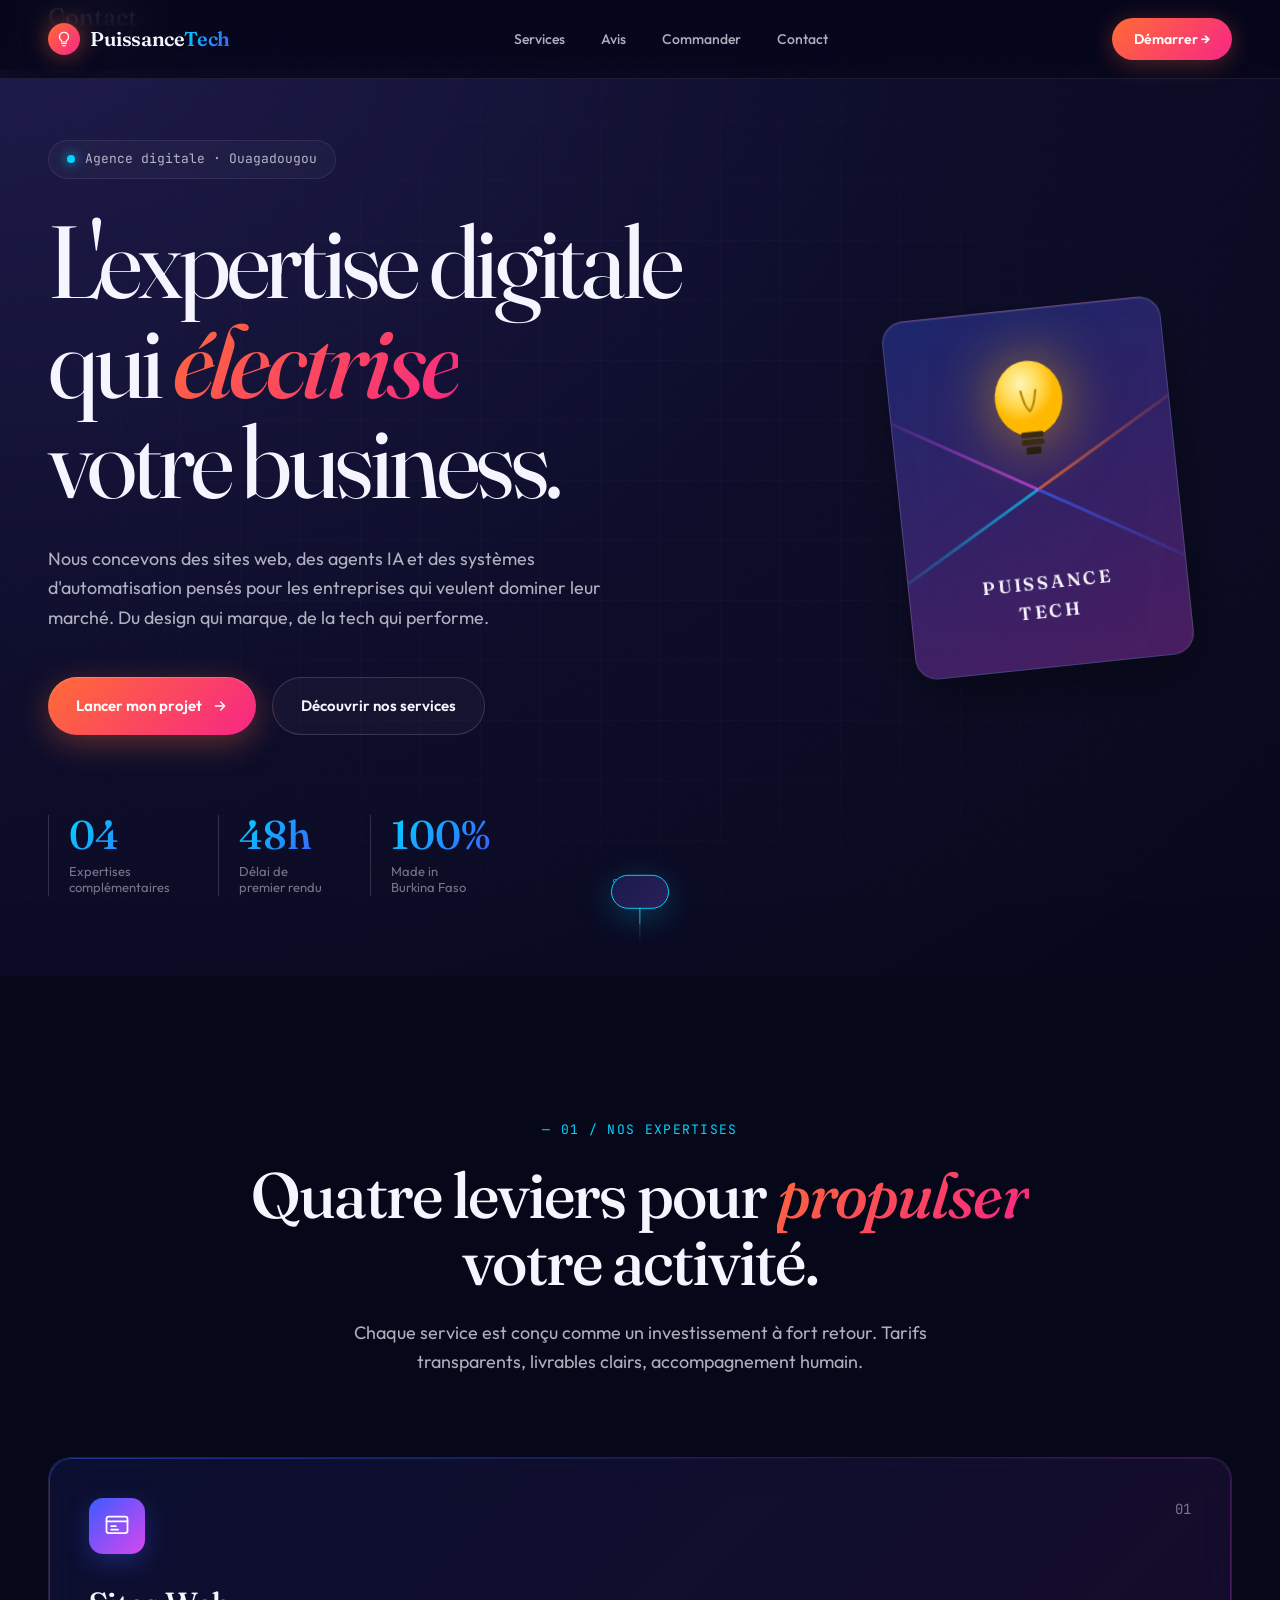
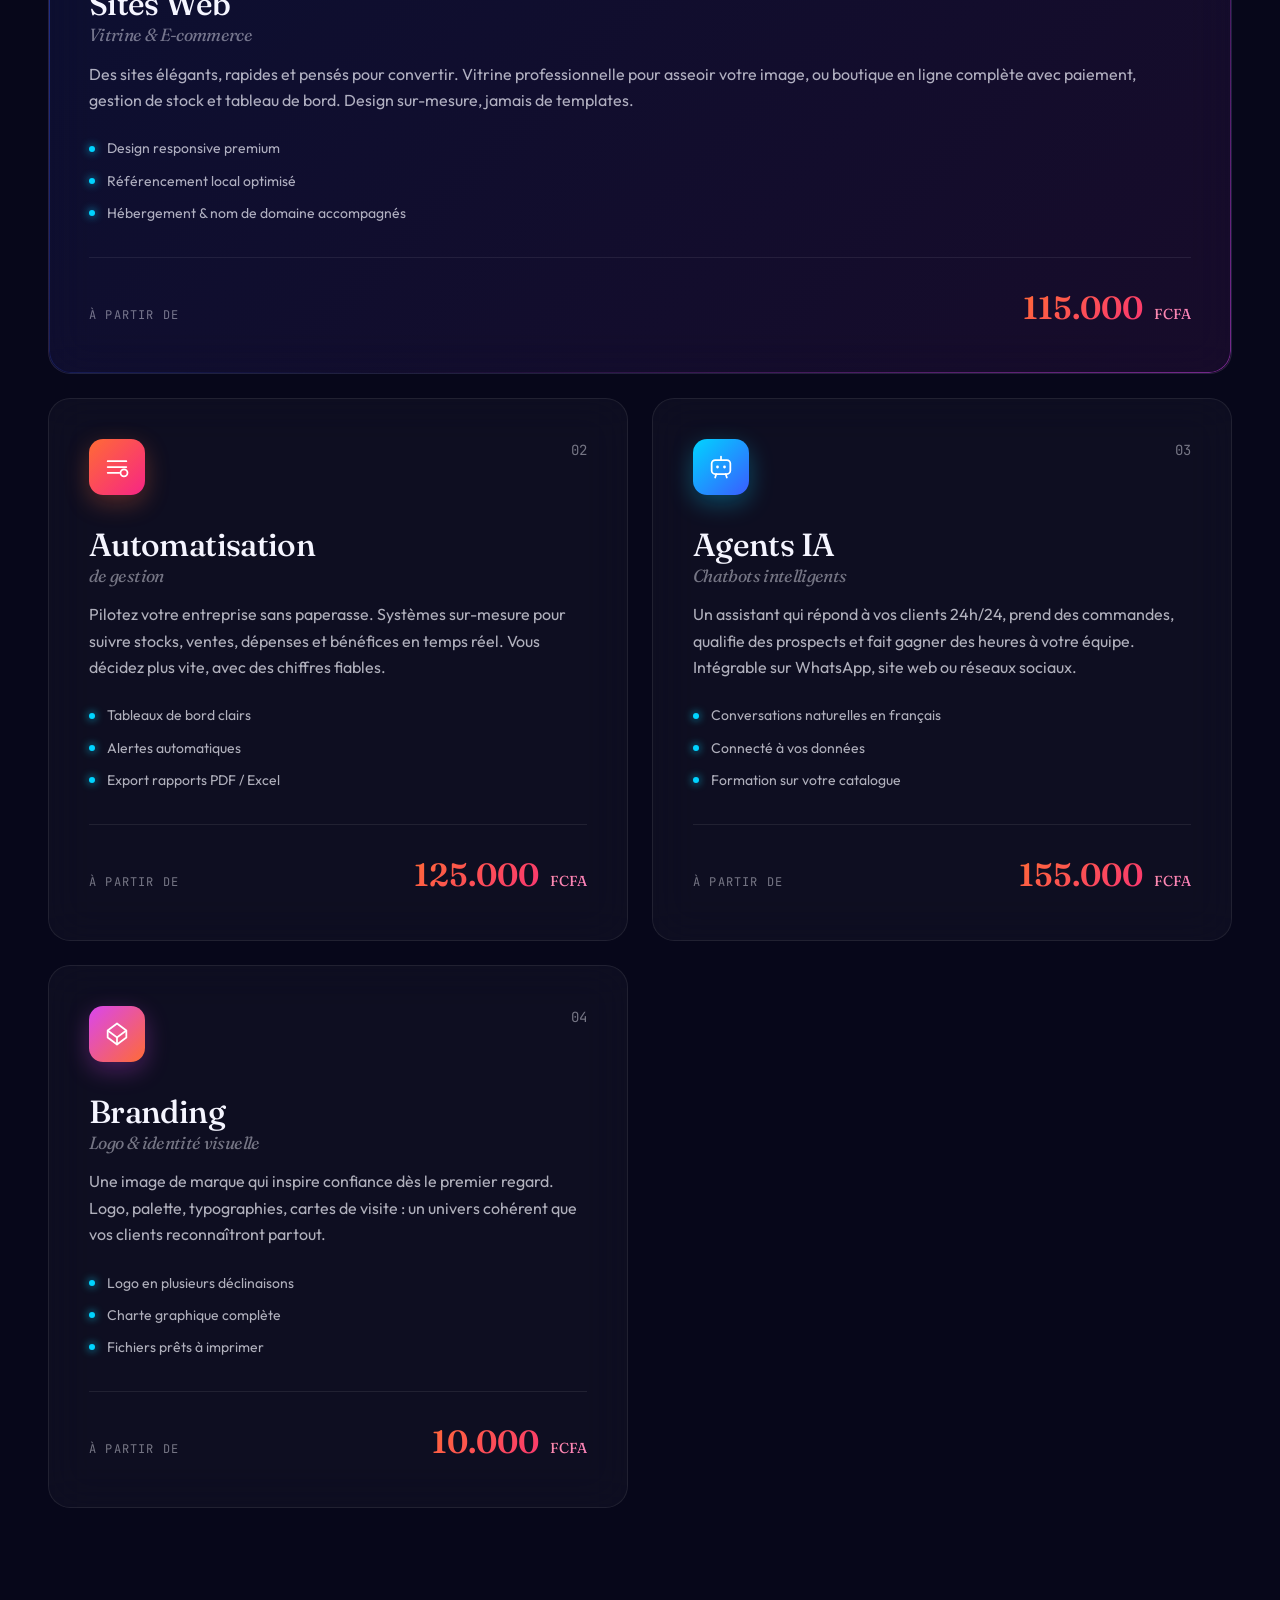
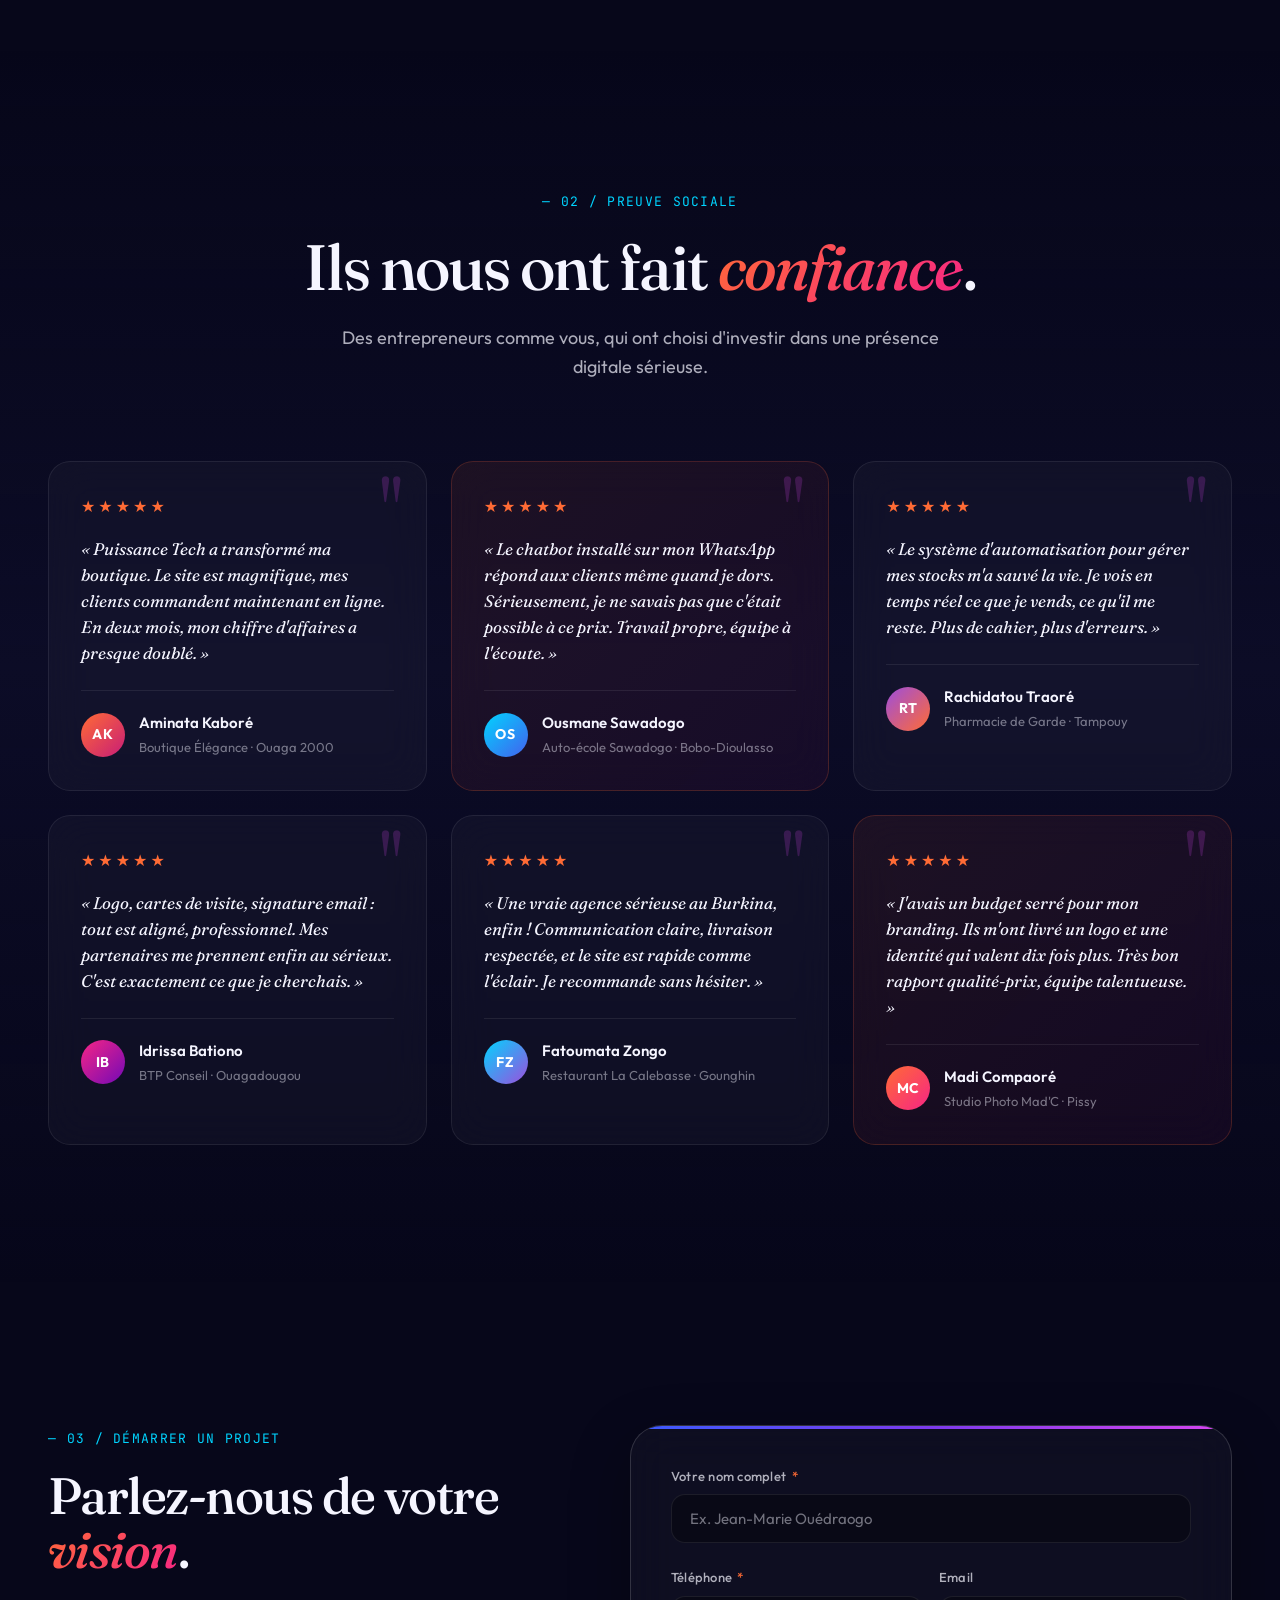
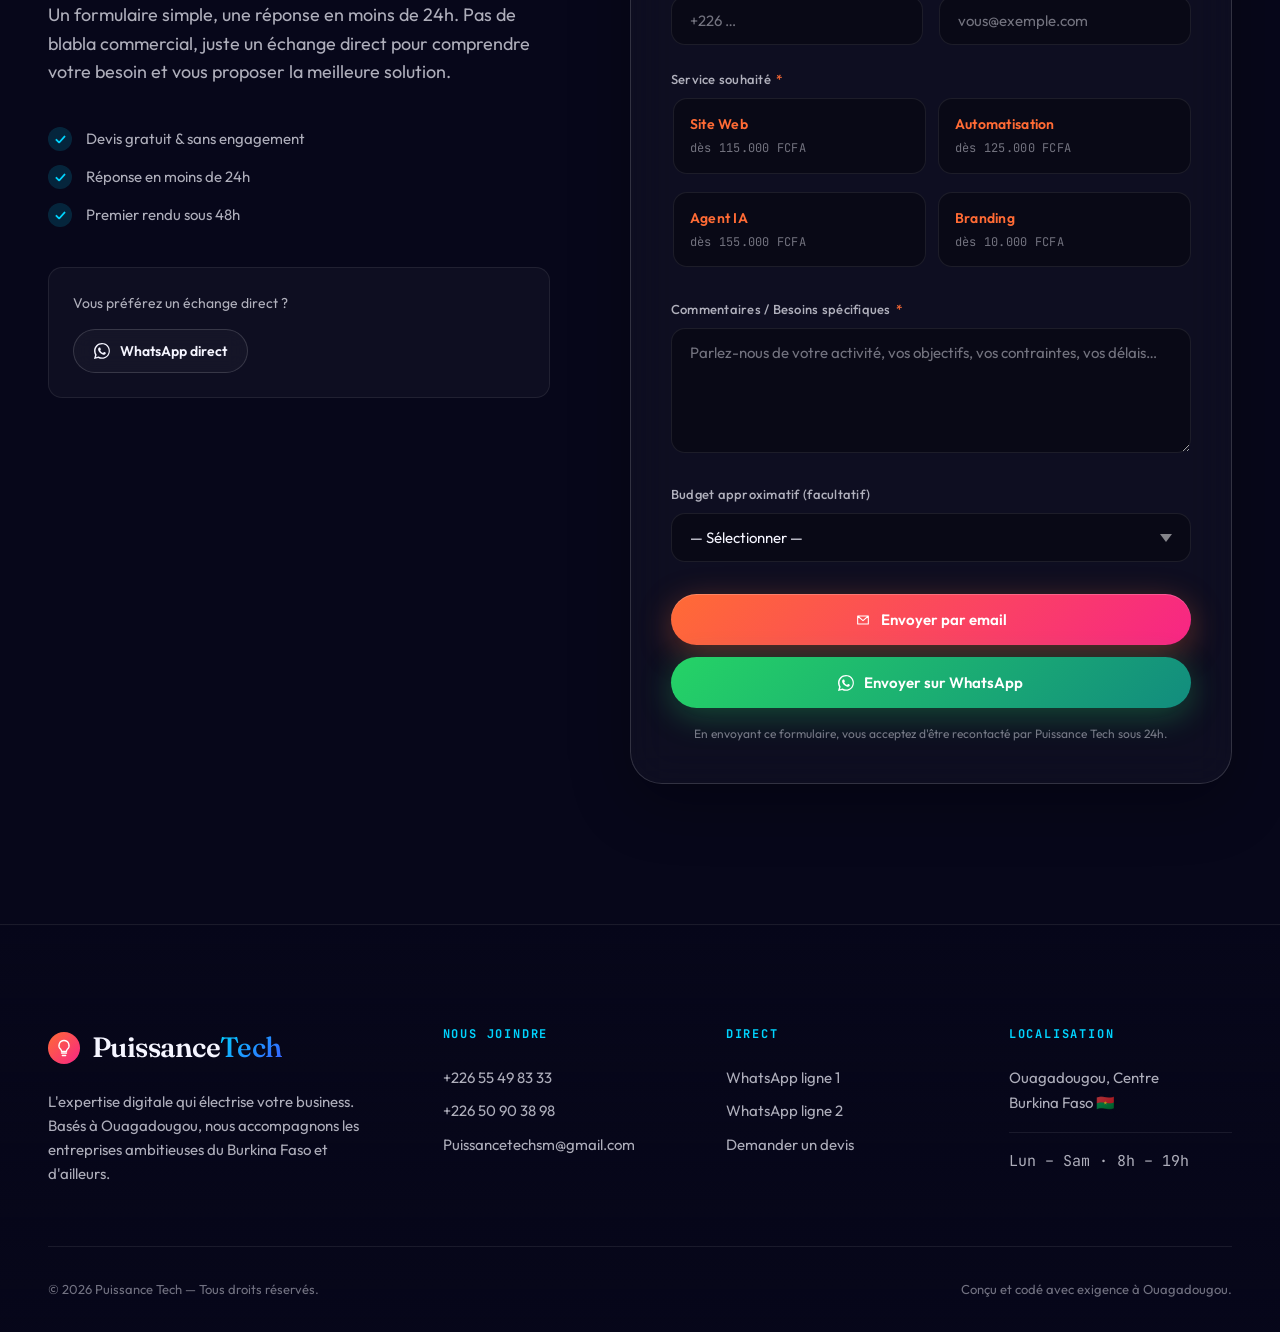
<file: index.html>
<!DOCTYPE html>
<html lang="fr">
<head>
  <meta charset="UTF-8" />
  <meta name="viewport" content="width=device-width, initial-scale=1.0" />
  <meta name="theme-color" content="#0a0a23" />

  <!-- SEO -->
  <title>Puissance Tech — Agence digitale à Ouagadougou | Sites web, IA, automatisation</title>
  <meta name="description" content="Puissance Tech, agence digitale au Burkina Faso. Création de sites web, agents IA, automatisation de gestion et branding. Sites vitrine et e-commerce à partir de 95.000 FCFA." />
  <meta name="keywords" content="agence digitale Ouagadougou, site web Burkina Faso, création site internet Ouaga, chatbot IA Burkina, automatisation entreprise Afrique, branding logo Ouagadougou, Puissance Tech" />
  <meta name="author" content="Puissance Tech" />
  <meta name="geo.region" content="BF" />
  <meta name="geo.placename" content="Ouagadougou" />

  <!-- Open Graph -->
  <meta property="og:type" content="website" />
  <meta property="og:title" content="Puissance Tech — Agence digitale haut de gamme" />
  <meta property="og:description" content="Sites web, agents IA, automatisation, branding. L'expertise digitale au service de votre puissance." />
  <meta property="og:locale" content="fr_FR" />

  <!-- Fonts -->
  <link rel="preconnect" href="https://fonts.googleapis.com" />
  <link rel="preconnect" href="https://fonts.gstatic.com" crossorigin />
  <link href="https://fonts.googleapis.com/css2?family=Fraunces:ital,opsz,wght@0,9..144,300;0,9..144,400;0,9..144,500;0,9..144,600;0,9..144,700;0,9..144,900;1,9..144,400&family=Outfit:wght@300;400;500;600;700&family=JetBrains+Mono:wght@400;500&display=swap" rel="stylesheet" />

  <link rel="stylesheet" href="styles.css" />

  <!-- Schema.org -->
  <script type="application/ld+json">
  {
    "@context": "https://schema.org",
    "@type": "ProfessionalService",
    "name": "Puissance Tech",
    "description": "Agence digitale spécialisée en création de sites web, agents IA, automatisation de gestion et branding.",
    "image": "",
    "telephone": ["+22655498333", "+22650903898"],
    "email": "Puissancetechsm@gmail.com",
    "address": {
      "@type": "PostalAddress",
      "addressLocality": "Ouagadougou",
      "addressRegion": "Centre",
      "addressCountry": "BF"
    },
    "areaServed": "BF",
    "priceRange": "À partir de 10.000 FCFA"
  }
  </script>
</head>
<body>

  <!-- Bruit / grain overlay -->
  <div class="grain" aria-hidden="true"></div>

  <!-- Orbes lumineux d'ambiance -->
  <div class="ambient" aria-hidden="true">
    <div class="orb orb--blue"></div>
    <div class="orb orb--magenta"></div>
    <div class="orb orb--orange"></div>
  </div>

  <!-- Navigation -->
  <header class="nav">
    <a href="#hero" class="nav__brand" aria-label="Puissance Tech — accueil">
      <span class="nav__bulb" aria-hidden="true">
        <svg viewBox="0 0 24 24" fill="none" xmlns="http://www.w3.org/2000/svg">
          <path d="M9 18h6M10 21h4M12 3a6 6 0 0 0-4 10.5c.7.7 1 1.5 1 2.5h6c0-1 .3-1.8 1-2.5A6 6 0 0 0 12 3Z" stroke="currentColor" stroke-width="1.6" stroke-linecap="round" stroke-linejoin="round"/>
        </svg>
      </span>
      <span class="nav__name">Puissance<span class="nav__name-accent">Tech</span></span>
    </a>
    <nav class="nav__links" aria-label="Navigation principale">
      <a href="#services">Services</a>
      <a href="#avis">Avis</a>
      <a href="#commander">Commander</a>
      <a href="#contact">Contact</a>
    </nav>
    <a href="#commander" class="nav__cta">Démarrer →</a>
    <button class="nav__burger" aria-label="Ouvrir le menu" aria-expanded="false">
      <span></span><span></span><span></span>
    </button>
  </header>

  <!-- Menu mobile -->
  <div class="mobile-menu" aria-hidden="true">
    <a href="#services">Services</a>
    <a href="#avis">Avis Clients</a>
    <a href="#commander">Commander</a>
    <a href="#contact">Contact</a>
  </div>

  <!-- HERO -->
  <section id="hero" class="hero">
    <div class="hero__inner">
      <div class="hero__badge">
        <span class="hero__pulse" aria-hidden="true"></span>
        Agence digitale · Ouagadougou
      </div>

      <h1 class="hero__title">
        L'expertise digitale<br />
        qui <em>électrise</em><br />
        votre business.
      </h1>

      <p class="hero__lede">
        Nous concevons des sites web, des agents IA et des systèmes d'automatisation
        pensés pour les entreprises qui veulent dominer leur marché. Du design qui marque,
        de la tech qui performe.
      </p>

      <div class="hero__actions">
        <a href="#commander" class="btn btn--primary">
          Lancer mon projet
          <svg width="16" height="16" viewBox="0 0 24 24" fill="none"><path d="M5 12h14m-6-6 6 6-6 6" stroke="currentColor" stroke-width="2" stroke-linecap="round" stroke-linejoin="round"/></svg>
        </a>
        <a href="#services" class="btn btn--ghost">Découvrir nos services</a>
      </div>

      <div class="hero__metrics">
        <div class="metric">
          <div class="metric__value">04</div>
          <div class="metric__label">Expertises<br/>complémentaires</div>
        </div>
        <div class="metric">
          <div class="metric__value">48h</div>
          <div class="metric__label">Délai de<br/>premier rendu</div>
        </div>
        <div class="metric">
          <div class="metric__value">100%</div>
          <div class="metric__label">Made in<br/>Burkina Faso</div>
        </div>
      </div>
    </div>

    <!-- Carte logo flottante -->
    <div class="hero__logo-card" aria-hidden="true">
      <div class="logo-card">
        <div class="logo-card__rays">
          <span class="ray ray--1"></span>
          <span class="ray ray--2"></span>
          <span class="ray ray--3"></span>
          <span class="ray ray--4"></span>
        </div>
        <div class="logo-card__bulb">
          <svg viewBox="0 0 64 64" fill="none" xmlns="http://www.w3.org/2000/svg">
            <ellipse cx="32" cy="26" rx="18" ry="20" fill="url(#bulbGrad)"/>
            <rect x="26" y="44" width="12" height="3" rx="1" fill="#3a2a10"/>
            <rect x="26" y="48" width="12" height="3" rx="1" fill="#3a2a10"/>
            <rect x="28" y="52" width="8" height="4" rx="1" fill="#2a1f0e"/>
            <path d="M28 22c1 4 1 8 4 11M36 22c-1 4-1 8-4 11" stroke="#b8860b" stroke-width="1.2" stroke-linecap="round"/>
            <defs>
              <radialGradient id="bulbGrad" cx="0.4" cy="0.3">
                <stop offset="0%" stop-color="#fff5b8"/>
                <stop offset="60%" stop-color="#ffd84d"/>
                <stop offset="100%" stop-color="#ffb800"/>
              </radialGradient>
            </defs>
          </svg>
        </div>
        <div class="logo-card__label">PUISSANCE TECH</div>
      </div>
    </div>

    <div class="hero__scroll" aria-hidden="true">
      <span>Scroll</span>
      <span class="hero__scroll-line"></span>
    </div>
  </section>

  <!-- SERVICES -->
  <section id="services" class="services">
    <div class="section-head">
      <span class="section-head__kicker">— 01 / Nos expertises</span>
      <h2 class="section-head__title">Quatre leviers pour <em>propulser</em> votre activité.</h2>
      <p class="section-head__sub">Chaque service est conçu comme un investissement à fort retour. Tarifs transparents, livrables clairs, accompagnement humain.</p>
    </div>

    <div class="services__grid">

      <!-- Service 1 -->
      <article class="service service--featured">
        <div class="service__head">
          <div class="service__icon" aria-hidden="true">
            <svg viewBox="0 0 24 24" fill="none"><rect x="3" y="4" width="18" height="14" rx="2" stroke="currentColor" stroke-width="1.5"/><path d="M3 8h18M7 12h4M7 15h6" stroke="currentColor" stroke-width="1.5" stroke-linecap="round"/></svg>
          </div>
          <div class="service__num">01</div>
        </div>
        <h3 class="service__title">Sites Web<br/><span>Vitrine & E-commerce</span></h3>
        <p class="service__desc">
          Des sites élégants, rapides et pensés pour convertir. Vitrine professionnelle pour
          asseoir votre image, ou boutique en ligne complète avec paiement, gestion de stock
          et tableau de bord. Design sur-mesure, jamais de templates.
        </p>
        <ul class="service__features">
          <li>Design responsive premium</li>
          <li>Référencement local optimisé</li>
          <li>Hébergement & nom de domaine accompagnés</li>
        </ul>
        <div class="service__price">
          <span class="service__price-label">À partir de</span>
          <span class="service__price-value">115.000 <em>FCFA</em></span>
        </div>
      </article>

      <!-- Service 2 -->
      <article class="service">
        <div class="service__head">
          <div class="service__icon" aria-hidden="true">
            <svg viewBox="0 0 24 24" fill="none"><path d="M4 7h16M4 12h16M4 17h10" stroke="currentColor" stroke-width="1.5" stroke-linecap="round"/><circle cx="18" cy="17" r="3" stroke="currentColor" stroke-width="1.5"/></svg>
          </div>
          <div class="service__num">02</div>
        </div>
        <h3 class="service__title">Automatisation<br/><span>de gestion</span></h3>
        <p class="service__desc">
          Pilotez votre entreprise sans paperasse. Systèmes sur-mesure pour suivre stocks,
          ventes, dépenses et bénéfices en temps réel. Vous décidez plus vite, avec des
          chiffres fiables.
        </p>
        <ul class="service__features">
          <li>Tableaux de bord clairs</li>
          <li>Alertes automatiques</li>
          <li>Export rapports PDF / Excel</li>
        </ul>
        <div class="service__price">
          <span class="service__price-label">À partir de</span>
          <span class="service__price-value">125.000 <em>FCFA</em></span>
        </div>
      </article>

      <!-- Service 3 -->
      <article class="service">
        <div class="service__head">
          <div class="service__icon" aria-hidden="true">
            <svg viewBox="0 0 24 24" fill="none"><rect x="4" y="6" width="16" height="12" rx="3" stroke="currentColor" stroke-width="1.5"/><circle cx="9" cy="12" r="1.2" fill="currentColor"/><circle cx="15" cy="12" r="1.2" fill="currentColor"/><path d="M12 3v3M8 18l-1 3M16 18l1 3" stroke="currentColor" stroke-width="1.5" stroke-linecap="round"/></svg>
          </div>
          <div class="service__num">03</div>
        </div>
        <h3 class="service__title">Agents IA<br/><span>Chatbots intelligents</span></h3>
        <p class="service__desc">
          Un assistant qui répond à vos clients 24h/24, prend des commandes, qualifie des
          prospects et fait gagner des heures à votre équipe. Intégrable sur WhatsApp,
          site web ou réseaux sociaux.
        </p>
        <ul class="service__features">
          <li>Conversations naturelles en français</li>
          <li>Connecté à vos données</li>
          <li>Formation sur votre catalogue</li>
        </ul>
        <div class="service__price">
          <span class="service__price-label">À partir de</span>
          <span class="service__price-value">155.000 <em>FCFA</em></span>
        </div>
      </article>

      <!-- Service 4 -->
      <article class="service">
        <div class="service__head">
          <div class="service__icon" aria-hidden="true">
            <svg viewBox="0 0 24 24" fill="none"><path d="M12 3 4 9v6l8 6 8-6V9l-8-6Z" stroke="currentColor" stroke-width="1.5" stroke-linejoin="round"/><path d="m4 9 8 6 8-6M12 15v6" stroke="currentColor" stroke-width="1.5"/></svg>
          </div>
          <div class="service__num">04</div>
        </div>
        <h3 class="service__title">Branding<br/><span>Logo & identité visuelle</span></h3>
        <p class="service__desc">
          Une image de marque qui inspire confiance dès le premier regard. Logo, palette,
          typographies, cartes de visite : un univers cohérent que vos clients
          reconnaîtront partout.
        </p>
        <ul class="service__features">
          <li>Logo en plusieurs déclinaisons</li>
          <li>Charte graphique complète</li>
          <li>Fichiers prêts à imprimer</li>
        </ul>
        <div class="service__price">
          <span class="service__price-label">À partir de</span>
          <span class="service__price-value">10.000 <em>FCFA</em></span>
        </div>
      </article>

    </div>
  </section>

  <!-- AVIS CLIENTS -->
  <section id="avis" class="reviews">
    <div class="section-head">
      <span class="section-head__kicker">— 02 / Preuve sociale</span>
      <h2 class="section-head__title">Ils nous ont fait <em>confiance</em>.</h2>
      <p class="section-head__sub">Des entrepreneurs comme vous, qui ont choisi d'investir dans une présence digitale sérieuse.</p>
    </div>

    <div class="reviews__grid">

      <article class="review">
        <div class="review__stars" aria-label="5 sur 5">★★★★★</div>
        <p class="review__text">
          « Puissance Tech a transformé ma boutique. Le site est magnifique, mes clients
          commandent maintenant en ligne. En deux mois, mon chiffre d'affaires a presque doublé. »
        </p>
        <footer class="review__author">
          <div class="review__avatar" style="background: linear-gradient(135deg, #ff6b35, #c81d77);">AK</div>
          <div>
            <div class="review__name">Aminata Kaboré</div>
            <div class="review__role">Boutique Élégance · Ouaga 2000</div>
          </div>
        </footer>
      </article>

      <article class="review review--accent">
        <div class="review__stars" aria-label="5 sur 5">★★★★★</div>
        <p class="review__text">
          « Le chatbot installé sur mon WhatsApp répond aux clients même quand je dors.
          Sérieusement, je ne savais pas que c'était possible à ce prix. Travail propre,
          équipe à l'écoute. »
        </p>
        <footer class="review__author">
          <div class="review__avatar" style="background: linear-gradient(135deg, #00d4ff, #4361ee);">OS</div>
          <div>
            <div class="review__name">Ousmane Sawadogo</div>
            <div class="review__role">Auto-école Sawadogo · Bobo-Dioulasso</div>
          </div>
        </footer>
      </article>

      <article class="review">
        <div class="review__stars" aria-label="5 sur 5">★★★★★</div>
        <p class="review__text">
          « Le système d'automatisation pour gérer mes stocks m'a sauvé la vie. Je vois
          en temps réel ce que je vends, ce qu'il me reste. Plus de cahier, plus d'erreurs. »
        </p>
        <footer class="review__author">
          <div class="review__avatar" style="background: linear-gradient(135deg, #9d4edd, #ff6b35);">RT</div>
          <div>
            <div class="review__name">Rachidatou Traoré</div>
            <div class="review__role">Pharmacie de Garde · Tampouy</div>
          </div>
        </footer>
      </article>

      <article class="review">
        <div class="review__stars" aria-label="5 sur 5">★★★★★</div>
        <p class="review__text">
          « Logo, cartes de visite, signature email : tout est aligné, professionnel.
          Mes partenaires me prennent enfin au sérieux. C'est exactement ce que je cherchais. »
        </p>
        <footer class="review__author">
          <div class="review__avatar" style="background: linear-gradient(135deg, #f72585, #7209b7);">IB</div>
          <div>
            <div class="review__name">Idrissa Bationo</div>
            <div class="review__role">BTP Conseil · Ouagadougou</div>
          </div>
        </footer>
      </article>

      <article class="review">
        <div class="review__stars" aria-label="5 sur 5">★★★★★</div>
        <p class="review__text">
          « Une vraie agence sérieuse au Burkina, enfin ! Communication claire, livraison
          respectée, et le site est rapide comme l'éclair. Je recommande sans hésiter. »
        </p>
        <footer class="review__author">
          <div class="review__avatar" style="background: linear-gradient(135deg, #00d4ff, #9d4edd);">FZ</div>
          <div>
            <div class="review__name">Fatoumata Zongo</div>
            <div class="review__role">Restaurant La Calebasse · Gounghin</div>
          </div>
        </footer>
      </article>

      <article class="review review--accent">
        <div class="review__stars" aria-label="5 sur 5">★★★★★</div>
        <p class="review__text">
          « J'avais un budget serré pour mon branding. Ils m'ont livré un logo et une identité
          qui valent dix fois plus. Très bon rapport qualité-prix, équipe talentueuse. »
        </p>
        <footer class="review__author">
          <div class="review__avatar" style="background: linear-gradient(135deg, #ff6b35, #f72585);">MC</div>
          <div>
            <div class="review__name">Madi Compaoré</div>
            <div class="review__role">Studio Photo Mad'C · Pissy</div>
          </div>
        </footer>
      </article>

    </div>
  </section>

  <!-- TUNNEL DE COMMANDE -->
  <section id="commander" class="order">
    <div class="order__container">
      <div class="order__intro">
        <span class="section-head__kicker">— 03 / Démarrer un projet</span>
        <h2 class="section-head__title">Parlez-nous de votre <em>vision</em>.</h2>
        <p class="section-head__sub">
          Un formulaire simple, une réponse en moins de 24h. Pas de blabla commercial,
          juste un échange direct pour comprendre votre besoin et vous proposer la meilleure solution.
        </p>

        <div class="order__perks">
          <div class="perk"><span class="perk__check">✓</span> Devis gratuit & sans engagement</div>
          <div class="perk"><span class="perk__check">✓</span> Réponse en moins de 24h</div>
          <div class="perk"><span class="perk__check">✓</span> Premier rendu sous 48h</div>
        </div>

        <div class="order__direct">
          <p>Vous préférez un échange direct ?</p>
          <a href="https://wa.me/22655498333" class="btn btn--ghost btn--small" target="_blank" rel="noopener">
            <svg width="16" height="16" viewBox="0 0 24 24" fill="currentColor"><path d="M17.5 14.4c-.3-.1-1.7-.8-2-.9-.3-.1-.5-.1-.7.1-.2.3-.7.9-.9 1.1-.2.2-.3.2-.6.1-.3-.1-1.2-.5-2.3-1.4-.9-.8-1.4-1.7-1.6-2-.2-.3 0-.5.1-.6.1-.1.3-.3.4-.5.1-.2.2-.3.3-.5.1-.2.05-.3 0-.5-.05-.1-.6-1.5-.9-2-.2-.5-.5-.4-.7-.4-.2 0-.4 0-.6 0-.2 0-.5.1-.8.4-.3.3-1 1-1 2.4 0 1.4 1 2.8 1.2 3 .1.2 2 3 4.8 4.2.7.3 1.2.5 1.6.6.7.2 1.3.2 1.8.1.5-.1 1.7-.7 1.9-1.4.2-.7.2-1.2.2-1.4-.1-.1-.3-.2-.6-.3z"/><path d="M20.5 3.5C18.3 1.3 15.3.1 12 .1 5.4.1 0 5.4 0 12c0 2.1.6 4.2 1.6 6L0 24l6.2-1.6c1.7.9 3.7 1.4 5.7 1.4 6.6 0 11.9-5.4 11.9-11.9 0-3.2-1.2-6.2-3.3-8.4zm-8.4 18.3c-1.8 0-3.5-.5-5-1.4l-.4-.2-3.7 1 1-3.6-.2-.4c-1-1.6-1.5-3.4-1.5-5.3 0-5.5 4.4-9.9 9.9-9.9 2.6 0 5.1 1 7 2.9 1.9 1.9 2.9 4.4 2.9 7-.1 5.4-4.5 9.9-10 9.9z"/></svg>
            WhatsApp direct
          </a>
        </div>
      </div>

      <form class="order__form" id="orderForm" novalidate>
        <div class="form__group">
          <label for="name">Votre nom complet <span>*</span></label>
          <input type="text" id="name" name="name" required placeholder="Ex. Jean-Marie Ouédraogo" />
        </div>

        <div class="form__row">
          <div class="form__group">
            <label for="phone">Téléphone <span>*</span></label>
            <input type="tel" id="phone" name="phone" required placeholder="+226 …" />
          </div>
          <div class="form__group">
            <label for="email">Email</label>
            <input type="email" id="email" name="email" placeholder="vous@exemple.com" />
          </div>
        </div>

        <div class="form__group">
          <label>Service souhaité <span>*</span></label>
          <div class="form__chips">
            <label class="chip">
              <input type="radio" name="service" value="Site Web (Vitrine ou E-commerce) — à partir de 95.000 FCFA" required />
              <span>Site Web<small>dès 115.000 FCFA</small></span>
            </label>
            <label class="chip">
              <input type="radio" name="service" value="Automatisation de gestion — à partir de 85.000 FCFA" />
              <span>Automatisation<small>dès 125.000 FCFA</small></span>
            </label>
            <label class="chip">
              <input type="radio" name="service" value="Agent IA / Chatbot — à partir de 155.000 FCFA" />
              <span>Agent IA<small>dès 155.000 FCFA</small></span>
            </label>
            <label class="chip">
              <input type="radio" name="service" value="Branding (Logo & identité visuelle) — à partir de 10.000 FCFA" />
              <span>Branding<small>dès 10.000 FCFA</small></span>
            </label>
          </div>
        </div>

        <div class="form__group">
          <label for="message">Commentaires / Besoins spécifiques <span>*</span></label>
          <textarea id="message" name="message" rows="5" required placeholder="Parlez-nous de votre activité, vos objectifs, vos contraintes, vos délais…"></textarea>
        </div>

        <div class="form__group">
          <label for="budget">Budget approximatif (facultatif)</label>
          <select id="budget" name="budget">
            <option value="">— Sélectionner —</option>
            <option>Moins de 50.000 FCFA</option>
            <option>50.000 – 100.000 FCFA</option>
            <option>100.000 – 250.000 FCFA</option>
            <option>250.000 – 500.000 FCFA</option>
            <option>Plus de 500.000 FCFA</option>
            <option>À définir ensemble</option>
          </select>
        </div>

        <div class="form__submit">
          <button type="submit" class="btn btn--primary btn--full" data-method="email">
            <svg width="16" height="16" viewBox="0 0 24 24" fill="none"><path d="M4 6h16v12H4z M4 6l8 7 8-7" stroke="currentColor" stroke-width="1.6" stroke-linejoin="round"/></svg>
            Envoyer par email
          </button>
          <button type="submit" class="btn btn--whatsapp btn--full" data-method="whatsapp">
            <svg width="16" height="16" viewBox="0 0 24 24" fill="currentColor"><path d="M17.5 14.4c-.3-.1-1.7-.8-2-.9-.3-.1-.5-.1-.7.1-.2.3-.7.9-.9 1.1-.2.2-.3.2-.6.1-.3-.1-1.2-.5-2.3-1.4-.9-.8-1.4-1.7-1.6-2-.2-.3 0-.5.1-.6.1-.1.3-.3.4-.5.1-.2.2-.3.3-.5.1-.2.05-.3 0-.5-.05-.1-.6-1.5-.9-2-.2-.5-.5-.4-.7-.4-.2 0-.4 0-.6 0-.2 0-.5.1-.8.4-.3.3-1 1-1 2.4 0 1.4 1 2.8 1.2 3 .1.2 2 3 4.8 4.2.7.3 1.2.5 1.6.6.7.2 1.3.2 1.8.1.5-.1 1.7-.7 1.9-1.4.2-.7.2-1.2.2-1.4-.1-.1-.3-.2-.6-.3z"/><path d="M20.5 3.5C18.3 1.3 15.3.1 12 .1 5.4.1 0 5.4 0 12c0 2.1.6 4.2 1.6 6L0 24l6.2-1.6c1.7.9 3.7 1.4 5.7 1.4 6.6 0 11.9-5.4 11.9-11.9 0-3.2-1.2-6.2-3.3-8.4zm-8.4 18.3c-1.8 0-3.5-.5-5-1.4l-.4-.2-3.7 1 1-3.6-.2-.4c-1-1.6-1.5-3.4-1.5-5.3 0-5.5 4.4-9.9 9.9-9.9 2.6 0 5.1 1 7 2.9 1.9 1.9 2.9 4.4 2.9 7-.1 5.4-4.5 9.9-10 9.9z"/></svg>
            Envoyer sur WhatsApp
          </button>
        </div>

        <p class="form__notice">En envoyant ce formulaire, vous acceptez d'être recontacté par Puissance Tech sous 24h.</p>
      </form>

    </div>
  </section>

  <!-- CONTACT / FOOTER -->
  <section id="contact" class="contact">
    <div class="contact__inner">
      <div class="contact__brand">
        <div class="contact__logo">
          <svg viewBox="0 0 24 24" fill="none" xmlns="http://www.w3.org/2000/svg">
            <path d="M9 18h6M10 21h4M12 3a6 6 0 0 0-4 10.5c.7.7 1 1.5 1 2.5h6c0-1 .3-1.8 1-2.5A6 6 0 0 0 12 3Z" stroke="currentColor" stroke-width="1.6" stroke-linecap="round" stroke-linejoin="round"/>
          </svg>
          <span>Puissance<em>Tech</em></span>
        </div>
        <p>L'expertise digitale qui électrise votre business. Basés à Ouagadougou, nous accompagnons les entreprises ambitieuses du Burkina Faso et d'ailleurs.</p>
      </div>

      <div class="contact__col">
        <h4>Nous joindre</h4>
        <a href="tel:+22655498333">+226 55 49 83 33</a>
        <a href="tel:+22650903898">+226 50 90 38 98</a>
        <a href="mailto:Puissancetechsm@gmail.com">Puissancetechsm@gmail.com</a>
      </div>

      <div class="contact__col">
        <h4>Direct</h4>
        <a href="https://wa.me/22655498333" target="_blank" rel="noopener">WhatsApp ligne 1</a>
        <a href="https://wa.me/22650903898" target="_blank" rel="noopener">WhatsApp ligne 2</a>
        <a href="#commander">Demander un devis</a>
      </div>

      <div class="contact__col">
        <h4>Localisation</h4>
        <p>Ouagadougou, Centre<br/>Burkina Faso 🇧🇫</p>
        <p class="contact__hours">Lun – Sam · 8h – 19h</p>
      </div>
    </div>

    <div class="contact__bottom">
      <span>© <span id="year"></span> Puissance Tech — Tous droits réservés.</span>
      <span>Conçu et codé avec exigence à Ouagadougou.</span>
    </div>
  </section>

  <!-- Toast notification -->
  <div class="toast" id="toast" role="status" aria-live="polite"></div>

  <script src="script.js"></script>
</body>
</html>
</file>
<file: styles.css>
:root {
  /* Palette principale (inspirée du logo) */
  --bg-deep: #07071a;
  --bg-night: #0d0d2b;
  --bg-elevated: #14143a;
  --bg-card: rgba(255, 255, 255, 0.03);
  --bg-card-hover: rgba(255, 255, 255, 0.06);

  /* Accents lumineux */
  --accent-blue: #3a5cff;
  --accent-cyan: #00d4ff;
  --accent-magenta: #d946ef;
  --accent-orange: #ff6b35;
  --accent-pink: #f72585;

  /* Texte */
  --text-primary: #f5f5ff;
  --text-secondary: rgba(245, 245, 255, 0.7);
  --text-muted: rgba(245, 245, 255, 0.45);

  /* Bordures & overlays */
  --border-subtle: rgba(255, 255, 255, 0.08);
  --border-medium: rgba(255, 255, 255, 0.15);
  --border-glow: rgba(58, 92, 255, 0.4);

  /* Gradients signature */
  --grad-logo: linear-gradient(120deg, #3a5cff 0%, #7c3aed 50%, #d946ef 100%);
  --grad-warm: linear-gradient(135deg, #ff6b35 0%, #f72585 100%);
  --grad-cool: linear-gradient(135deg, #00d4ff 0%, #3a5cff 100%);
  --grad-hero: radial-gradient(ellipse at top left, #1e1b4b 0%, #0d0d2b 50%, #07071a 100%);

  /* Typographies */
  --font-display: 'Fraunces', 'Times New Roman', serif;
  --font-body: 'Outfit', system-ui, sans-serif;
  --font-mono: 'JetBrains Mono', 'Courier New', monospace;

  /* Espacement */
  --radius-sm: 6px;
  --radius-md: 14px;
  --radius-lg: 22px;
  --radius-xl: 32px;

  /* Transitions */
  --ease: cubic-bezier(0.22, 1, 0.36, 1);
  --ease-bounce: cubic-bezier(0.34, 1.56, 0.64, 1);
}

*, *::before, *::after {
  box-sizing: border-box;
  margin: 0;
  padding: 0;
}

html {
  scroll-behavior: smooth;
  -webkit-font-smoothing: antialiased;
  text-rendering: optimizeLegibility;
}

body {
  font-family: var(--font-body);
  font-weight: 400;
  font-size: 16px;
  line-height: 1.6;
  color: var(--text-primary);
  background: var(--bg-deep);
  overflow-x: hidden;
  position: relative;
  min-height: 100vh;
}

a {
  color: inherit;
  text-decoration: none;
  transition: color 0.3s var(--ease);
}

button {
  font-family: inherit;
  cursor: pointer;
  border: none;
  background: none;
  color: inherit;
}

img, svg {
  max-width: 100%;
  display: block;
}

em {
  font-style: italic;
  font-family: var(--font-display);
  background: var(--grad-warm);
  -webkit-background-clip: text;
  background-clip: text;
  -webkit-text-fill-color: transparent;
  font-weight: 500;
}

.grain {
  position: fixed;
  inset: 0;
  pointer-events: none;
  z-index: 100;
  opacity: 0.04;
  mix-blend-mode: overlay;
  background-image: url("data:image/svg+xml,%3Csvg viewBox='0 0 200 200' xmlns='http://www.w3.org/2000/svg'%3E%3Cfilter id='n'%3E%3CfeTurbulence type='fractalNoise' baseFrequency='0.9' numOctaves='3'/%3E%3C/filter%3E%3Crect width='100%25' height='100%25' filter='url(%23n)'/%3E%3C/svg%3E");
}

.ambient {
  position: fixed;
  inset: 0;
  pointer-events: none;
  z-index: 0;
  overflow: hidden;
}

.orb {
  position: absolute;
  border-radius: 50%;
  filter: blur(100px);
  opacity: 0.4;
  animation: orb-float 20s var(--ease) infinite alternate;
}

.orb--blue {
  width: 600px; height: 600px;
  background: var(--accent-blue);
  top: -200px; left: -200px;
}

.orb--magenta {
  width: 500px; height: 500px;
  background: var(--accent-magenta);
  top: 40%; right: -150px;
  animation-delay: -7s;
  opacity: 0.3;
}

.orb--orange {
  width: 400px; height: 400px;
  background: var(--accent-orange);
  bottom: -100px; left: 30%;
  animation-delay: -14s;
  opacity: 0.2;
}

@keyframes orb-float {
  0%   { transform: translate(0, 0) scale(1); }
  50%  { transform: translate(60px, -40px) scale(1.1); }
  100% { transform: translate(-30px, 60px) scale(0.95); }
}

.nav {
  position: fixed;
  top: 0; left: 0; right: 0;
  z-index: 50;
  padding: 18px 48px;
  display: flex;
  align-items: center;
  justify-content: space-between;
  background: rgba(7, 7, 26, 0.7);
  backdrop-filter: blur(20px) saturate(140%);
  -webkit-backdrop-filter: blur(20px) saturate(140%);
  border-bottom: 1px solid var(--border-subtle);
  transition: all 0.4s var(--ease);
}

.nav.scrolled {
  padding: 12px 48px;
  background: rgba(7, 7, 26, 0.92);
}

.nav__brand {
  display: flex;
  align-items: center;
  gap: 10px;
  font-family: var(--font-display);
  font-weight: 600;
  font-size: 20px;
  letter-spacing: -0.02em;
}

.nav__bulb {
  width: 32px; height: 32px;
  display: grid;
  place-items: center;
  background: var(--grad-warm);
  border-radius: 50%;
  color: white;
  box-shadow: 0 0 24px rgba(255, 107, 53, 0.5);
}

.nav__bulb svg { width: 18px; height: 18px; }

.nav__name-accent {
  background: var(--grad-cool);
  -webkit-background-clip: text;
  background-clip: text;
  -webkit-text-fill-color: transparent;
}

.nav__links {
  display: flex;
  gap: 36px;
}

.nav__links a {
  font-size: 14px;
  font-weight: 500;
  color: var(--text-secondary);
  position: relative;
  padding: 4px 0;
}

.nav__links a::after {
  content: '';
  position: absolute;
  bottom: 0; left: 0;
  height: 1px;
  width: 0;
  background: var(--grad-warm);
  transition: width 0.3s var(--ease);
}

.nav__links a:hover {
  color: var(--text-primary);
}

.nav__links a:hover::after { width: 100%; }

.nav__cta {
  padding: 10px 22px;
  font-size: 14px;
  font-weight: 600;
  background: var(--grad-warm);
  border-radius: 100px;
  color: white;
  box-shadow: 0 4px 24px rgba(255, 107, 53, 0.3);
  transition: all 0.3s var(--ease);
}

.nav__cta:hover {
  transform: translateY(-2px);
  box-shadow: 0 8px 32px rgba(255, 107, 53, 0.5);
}

.nav__burger {
  display: none;
  flex-direction: column;
  gap: 5px;
  padding: 8px;
}

.nav__burger span {
  width: 24px; height: 2px;
  background: var(--text-primary);
  transition: all 0.3s var(--ease);
}

.nav__burger.active span:nth-child(1) { transform: translateY(7px) rotate(45deg); }
.nav__burger.active span:nth-child(2) { opacity: 0; }
.nav__burger.active span:nth-child(3) { transform: translateY(-7px) rotate(-45deg); }

.mobile-menu {
  position: fixed;
  top: 70px; left: 0; right: 0;
  background: rgba(7, 7, 26, 0.98);
  backdrop-filter: blur(20px);
  padding: 32px 48px;
  display: flex;
  flex-direction: column;
  gap: 20px;
  z-index: 49;
  transform: translateY(-100%);
  transition: transform 0.4s var(--ease);
  border-bottom: 1px solid var(--border-subtle);
}

.mobile-menu.open { transform: translateY(0); }

.mobile-menu a {
  font-family: var(--font-display);
  font-size: 24px;
  font-weight: 500;
  color: var(--text-primary);
}


.btn {
  display: inline-flex;
  align-items: center;
  gap: 10px;
  padding: 16px 28px;
  font-size: 15px;
  font-weight: 600;
  border-radius: 100px;
  transition: all 0.3s var(--ease);
  cursor: pointer;
  white-space: nowrap;
}

.btn--primary {
  background: var(--grad-warm);
  color: white;
  box-shadow: 0 8px 32px rgba(255, 107, 53, 0.35), inset 0 1px 0 rgba(255,255,255,0.2);
}

.btn--primary:hover {
  transform: translateY(-2px);
  box-shadow: 0 12px 40px rgba(255, 107, 53, 0.5), inset 0 1px 0 rgba(255,255,255,0.2);
}

.btn--ghost {
  background: var(--bg-card);
  color: var(--text-primary);
  border: 1px solid var(--border-medium);
  backdrop-filter: blur(10px);
}

.btn--ghost:hover {
  background: var(--bg-card-hover);
  border-color: var(--accent-cyan);
}

.btn--whatsapp {
  background: linear-gradient(135deg, #25d366, #128c7e);
  color: white;
  box-shadow: 0 8px 32px rgba(37, 211, 102, 0.3);
}

.btn--whatsapp:hover {
  transform: translateY(-2px);
  box-shadow: 0 12px 40px rgba(37, 211, 102, 0.45);
}

.btn--small { padding: 10px 20px; font-size: 14px; }
.btn--full { width: 100%; justify-content: center; }

.section-head {
  max-width: 780px;
  margin: 0 auto 80px;
  text-align: center;
  position: relative;
  z-index: 2;
}

.section-head__kicker {
  display: inline-block;
  font-family: var(--font-mono);
  font-size: 13px;
  letter-spacing: 0.1em;
  color: var(--accent-cyan);
  margin-bottom: 20px;
  text-transform: uppercase;
}

.section-head__title {
  font-family: var(--font-display);
  font-size: clamp(2.5rem, 5vw, 4.5rem);
  font-weight: 500;
  line-height: 1.05;
  letter-spacing: -0.03em;
  margin-bottom: 24px;
}

.section-head__sub {
  font-size: 18px;
  color: var(--text-secondary);
  max-width: 600px;
  margin: 0 auto;
  line-height: 1.6;
}

.hero {
  min-height: 100vh;
  padding: 140px 48px 80px;
  display: flex;
  align-items: center;
  position: relative;
  background: var(--grad-hero);
  overflow: hidden;
}

.hero::before {
  content: '';
  position: absolute;
  inset: 0;
  background-image:
    linear-gradient(rgba(255,255,255,0.02) 1px, transparent 1px),
    linear-gradient(90deg, rgba(255,255,255,0.02) 1px, transparent 1px);
  background-size: 60px 60px;
  mask-image: radial-gradient(ellipse at center, black 40%, transparent 80%);
  -webkit-mask-image: radial-gradient(ellipse at center, black 40%, transparent 80%);
  pointer-events: none;
}

.hero__inner {
  max-width: 1280px;
  width: 100%;
  margin: 0 auto;
  position: relative;
  z-index: 2;
}

.hero__badge {
  display: inline-flex;
  align-items: center;
  gap: 10px;
  padding: 8px 18px;
  border-radius: 100px;
  background: var(--bg-card);
  border: 1px solid var(--border-subtle);
  backdrop-filter: blur(10px);
  font-family: var(--font-mono);
  font-size: 13px;
  color: var(--text-secondary);
  margin-bottom: 32px;
  animation: fade-up 0.8s var(--ease) both;
}

.hero__pulse {
  width: 8px; height: 8px;
  background: var(--accent-cyan);
  border-radius: 50%;
  box-shadow: 0 0 12px var(--accent-cyan);
  animation: pulse 2s var(--ease) infinite;
}

@keyframes pulse {
  0%, 100% { opacity: 1; transform: scale(1); }
  50%      { opacity: 0.5; transform: scale(1.3); }
}

.hero__title {
  font-family: var(--font-display);
  font-weight: 400;
  font-size: clamp(3rem, 8vw, 6.5rem);
  line-height: 0.98;
  letter-spacing: -0.04em;
  margin-bottom: 32px;
  max-width: 900px;
  animation: fade-up 0.8s var(--ease) 0.1s both;
}

.hero__lede {
  font-size: clamp(1rem, 1.4vw, 1.25rem);
  color: var(--text-secondary);
  max-width: 580px;
  margin-bottom: 44px;
  line-height: 1.65;
  animation: fade-up 0.8s var(--ease) 0.2s both;
}

.hero__actions {
  display: flex;
  gap: 16px;
  flex-wrap: wrap;
  margin-bottom: 80px;
  animation: fade-up 0.8s var(--ease) 0.3s both;
}

.hero__metrics {
  display: flex;
  gap: 48px;
  flex-wrap: wrap;
  animation: fade-up 0.8s var(--ease) 0.4s both;
}

.metric {
  display: flex;
  flex-direction: column;
  gap: 8px;
  border-left: 1px solid var(--border-medium);
  padding-left: 20px;
}

.metric__value {
  font-family: var(--font-display);
  font-size: 2.5rem;
  font-weight: 500;
  line-height: 1;
  background: var(--grad-cool);
  -webkit-background-clip: text;
  background-clip: text;
  -webkit-text-fill-color: transparent;
}

.metric__label {
  font-size: 13px;
  color: var(--text-muted);
  line-height: 1.3;
}

@keyframes fade-up {
  from { opacity: 0; transform: translateY(30px); }
  to   { opacity: 1; transform: translateY(0); }
}

/* Carte logo flottante */
.hero__logo-card {
  position: absolute;
  right: 8%;
  top: 50%;
  transform: translateY(-50%) rotate(-6deg);
  z-index: 1;
  animation: float 6s ease-in-out infinite;
}

@keyframes float {
  0%, 100% { transform: translateY(-50%) rotate(-6deg); }
  50%      { transform: translateY(calc(-50% - 20px)) rotate(-4deg); }
}

.logo-card {
  width: 280px; height: 360px;
  background: linear-gradient(160deg, rgba(58, 92, 255, 0.3), rgba(217, 70, 239, 0.3));
  border: 1px solid var(--border-medium);
  border-radius: var(--radius-lg);
  padding: 40px;
  backdrop-filter: blur(20px);
  position: relative;
  overflow: hidden;
  display: flex;
  flex-direction: column;
  justify-content: space-between;
  box-shadow:
    0 20px 60px rgba(0, 0, 0, 0.4),
    inset 0 1px 0 rgba(255, 255, 255, 0.1);
}

.logo-card__rays {
  position: absolute;
  inset: 0;
  pointer-events: none;
}

.ray {
  position: absolute;
  top: 50%; left: 50%;
  width: 200px; height: 3px;
  transform-origin: 0 50%;
  opacity: 0.7;
}

.ray--1 { background: linear-gradient(90deg, var(--accent-orange), transparent); transform: rotate(-30deg); animation: ray-pulse 3s ease infinite; }
.ray--2 { background: linear-gradient(90deg, var(--accent-cyan), transparent); transform: rotate(150deg); animation: ray-pulse 3s ease 0.5s infinite; }
.ray--3 { background: linear-gradient(90deg, var(--accent-blue), transparent); transform: rotate(30deg); animation: ray-pulse 3s ease 1s infinite; }
.ray--4 { background: linear-gradient(90deg, var(--accent-magenta), transparent); transform: rotate(-150deg); animation: ray-pulse 3s ease 1.5s infinite; }

@keyframes ray-pulse {
  0%, 100% { opacity: 0.4; }
  50%      { opacity: 1; }
}

.logo-card__bulb {
  width: 120px;
  height: 120px;
  margin: 0 auto;
  filter: drop-shadow(0 0 30px rgba(255, 184, 0, 0.6));
  position: relative;
  z-index: 2;
}

.logo-card__label {
  text-align: center;
  font-family: var(--font-display);
  font-weight: 600;
  font-size: 18px;
  letter-spacing: 0.15em;
  position: relative;
  z-index: 2;
}

.hero__scroll {
  position: absolute;
  bottom: 32px;
  left: 50%;
  transform: translateX(-50%);
  display: flex;
  flex-direction: column;
  align-items: center;
  gap: 12px;
  font-family: var(--font-mono);
  font-size: 11px;
  letter-spacing: 0.2em;
  color: var(--text-muted);
  text-transform: uppercase;
  z-index: 2;
}

.hero__scroll-line {
  width: 1px;
  height: 40px;
  background: linear-gradient(to bottom, var(--text-muted), transparent);
  position: relative;
  overflow: hidden;
}

.hero__scroll-line::after {
  content: '';
  position: absolute;
  top: 0; left: 0;
  width: 100%; height: 50%;
  background: var(--accent-cyan);
  animation: scroll-line 2s ease infinite;
}

@keyframes scroll-line {
  0%   { transform: translateY(-100%); }
  100% { transform: translateY(200%); }
}

.services {
  padding: 140px 48px;
  position: relative;
  z-index: 1;
}

.services__grid {
  max-width: 1280px;
  margin: 0 auto;
  display: grid;
  grid-template-columns: repeat(2, 1fr);
  gap: 24px;
}

.service {
  position: relative;
  padding: 40px;
  background: var(--bg-card);
  border: 1px solid var(--border-subtle);
  border-radius: var(--radius-lg);
  transition: all 0.4s var(--ease);
  backdrop-filter: blur(20px);
  overflow: hidden;
  display: flex;
  flex-direction: column;
}

.service::before {
  content: '';
  position: absolute;
  inset: 0;
  border-radius: var(--radius-lg);
  padding: 1px;
  background: linear-gradient(135deg, var(--accent-blue), transparent 50%, var(--accent-magenta));
  -webkit-mask: linear-gradient(#000 0 0) content-box, linear-gradient(#000 0 0);
  mask: linear-gradient(#000 0 0) content-box, linear-gradient(#000 0 0);
  -webkit-mask-composite: xor;
  mask-composite: exclude;
  opacity: 0;
  transition: opacity 0.4s var(--ease);
  pointer-events: none;
}

.service:hover::before { opacity: 1; }
.service:hover {
  transform: translateY(-6px);
  background: var(--bg-card-hover);
}

.service--featured {
  grid-column: span 2;
  background: linear-gradient(135deg, rgba(58, 92, 255, 0.1), rgba(217, 70, 239, 0.08));
}

.service--featured::before {
  opacity: 0.5;
}

.service__head {
  display: flex;
  justify-content: space-between;
  align-items: flex-start;
  margin-bottom: 32px;
}

.service__icon {
  width: 56px; height: 56px;
  border-radius: var(--radius-md);
  background: linear-gradient(135deg, var(--accent-blue), var(--accent-magenta));
  display: grid;
  place-items: center;
  color: white;
  box-shadow: 0 8px 24px rgba(58, 92, 255, 0.3);
}

.service__icon svg { width: 28px; height: 28px; }

.service:nth-child(2) .service__icon { background: var(--grad-warm); box-shadow: 0 8px 24px rgba(255, 107, 53, 0.3); }
.service:nth-child(3) .service__icon { background: var(--grad-cool); box-shadow: 0 8px 24px rgba(0, 212, 255, 0.3); }
.service:nth-child(4) .service__icon { background: linear-gradient(135deg, var(--accent-magenta), var(--accent-orange)); box-shadow: 0 8px 24px rgba(217, 70, 239, 0.3); }

.service__num {
  font-family: var(--font-mono);
  font-size: 14px;
  color: var(--text-muted);
}

.service__title {
  font-family: var(--font-display);
  font-size: 2rem;
  font-weight: 500;
  line-height: 1.1;
  letter-spacing: -0.02em;
  margin-bottom: 16px;
}

.service__title span {
  display: block;
  font-size: 1.1rem;
  color: var(--text-muted);
  font-style: italic;
  font-weight: 400;
  margin-top: 4px;
}

.service__desc {
  color: var(--text-secondary);
  line-height: 1.65;
  margin-bottom: 24px;
  flex-grow: 1;
}

.service__features {
  list-style: none;
  margin-bottom: 32px;
  display: flex;
  flex-direction: column;
  gap: 10px;
}

.service__features li {
  display: flex;
  align-items: center;
  gap: 12px;
  font-size: 14px;
  color: var(--text-secondary);
}

.service__features li::before {
  content: '';
  width: 6px; height: 6px;
  background: var(--accent-cyan);
  border-radius: 50%;
  box-shadow: 0 0 8px var(--accent-cyan);
  flex-shrink: 0;
}

.service__price {
  padding-top: 24px;
  border-top: 1px solid var(--border-subtle);
  display: flex;
  align-items: baseline;
  justify-content: space-between;
  gap: 12px;
}

.service__price-label {
  font-family: var(--font-mono);
  font-size: 12px;
  color: var(--text-muted);
  text-transform: uppercase;
  letter-spacing: 0.1em;
}

.service__price-value {
  font-family: var(--font-display);
  font-size: 2rem;
  font-weight: 600;
  background: var(--grad-warm);
  -webkit-background-clip: text;
  background-clip: text;
  -webkit-text-fill-color: transparent;
}

.service__price-value em {
  font-size: 0.9rem;
  font-style: normal;
  -webkit-text-fill-color: var(--text-muted);
  background: none;
  font-weight: 400;
  margin-left: 4px;
}

.reviews {
  padding: 140px 48px;
  position: relative;
  z-index: 1;
  background: linear-gradient(180deg, transparent, rgba(20, 20, 58, 0.4), transparent);
}

.reviews__grid {
  max-width: 1280px;
  margin: 0 auto;
  display: grid;
  grid-template-columns: repeat(3, 1fr);
  gap: 24px;
}

.review {
  padding: 32px;
  background: var(--bg-card);
  border: 1px solid var(--border-subtle);
  border-radius: var(--radius-lg);
  backdrop-filter: blur(20px);
  transition: all 0.4s var(--ease);
  position: relative;
}

.review::before {
  content: '"';
  position: absolute;
  top: 16px; right: 24px;
  font-family: var(--font-display);
  font-size: 5rem;
  color: var(--accent-magenta);
  opacity: 0.2;
  line-height: 0.8;
}

.review:hover {
  transform: translateY(-4px);
  border-color: var(--border-medium);
  background: var(--bg-card-hover);
}

.review--accent {
  background: linear-gradient(135deg, rgba(255, 107, 53, 0.08), rgba(247, 37, 133, 0.05));
  border-color: rgba(255, 107, 53, 0.2);
}

.review__stars {
  color: var(--accent-orange);
  font-size: 16px;
  letter-spacing: 3px;
  margin-bottom: 16px;
}

.review__text {
  font-family: var(--font-display);
  font-size: 1.05rem;
  font-weight: 400;
  line-height: 1.55;
  color: var(--text-primary);
  margin-bottom: 24px;
  font-style: italic;
}

.review__author {
  display: flex;
  align-items: center;
  gap: 14px;
  padding-top: 20px;
  border-top: 1px solid var(--border-subtle);
}

.review__avatar {
  width: 44px; height: 44px;
  border-radius: 50%;
  display: grid;
  place-items: center;
  color: white;
  font-weight: 700;
  font-size: 14px;
  letter-spacing: 0.05em;
  flex-shrink: 0;
}

.review__name {
  font-weight: 600;
  font-size: 15px;
  color: var(--text-primary);
}

.review__role {
  font-size: 13px;
  color: var(--text-muted);
  margin-top: 2px;
}

.order {
  padding: 140px 48px;
  position: relative;
  z-index: 1;
}

.order__container {
  max-width: 1280px;
  margin: 0 auto;
  display: grid;
  grid-template-columns: 1fr 1.2fr;
  gap: 80px;
  align-items: start;
}

.order__intro {
  position: sticky;
  top: 120px;
}

.order__intro .section-head__kicker { display: inline-block; margin-bottom: 20px; }
.order__intro .section-head__title { text-align: left; font-size: clamp(2.2rem, 4vw, 3.5rem); margin-bottom: 24px; }
.order__intro .section-head__sub { text-align: left; margin: 0 0 40px 0; }

.order__perks {
  display: flex;
  flex-direction: column;
  gap: 14px;
  margin-bottom: 40px;
}

.perk {
  display: flex;
  align-items: center;
  gap: 14px;
  color: var(--text-secondary);
  font-size: 15px;
}

.perk__check {
  width: 24px; height: 24px;
  display: grid;
  place-items: center;
  background: rgba(0, 212, 255, 0.15);
  color: var(--accent-cyan);
  border-radius: 50%;
  font-weight: 700;
  font-size: 13px;
  flex-shrink: 0;
}

.order__direct {
  padding: 24px;
  background: var(--bg-card);
  border: 1px solid var(--border-subtle);
  border-radius: var(--radius-md);
}

.order__direct p {
  font-size: 14px;
  color: var(--text-secondary);
  margin-bottom: 14px;
}

.order__form {
  padding: 40px;
  background: var(--bg-card);
  border: 1px solid var(--border-medium);
  border-radius: var(--radius-xl);
  backdrop-filter: blur(20px);
  box-shadow: 0 20px 60px rgba(0, 0, 0, 0.3);
  position: relative;
  overflow: hidden;
}

.order__form::before {
  content: '';
  position: absolute;
  top: 0; left: 0; right: 0;
  height: 3px;
  background: var(--grad-logo);
}

.form__group {
  margin-bottom: 24px;
}

.form__row {
  display: grid;
  grid-template-columns: 1fr 1fr;
  gap: 16px;
}

.form__row .form__group { margin-bottom: 24px; }

.form__group label {
  display: block;
  font-size: 13px;
  font-weight: 500;
  color: var(--text-secondary);
  margin-bottom: 8px;
  letter-spacing: 0.02em;
}

.form__group label span {
  color: var(--accent-orange);
  margin-left: 2px;
}

.form__group input,
.form__group textarea,
.form__group select {
  width: 100%;
  padding: 14px 18px;
  background: rgba(0, 0, 0, 0.3);
  border: 1px solid var(--border-subtle);
  border-radius: var(--radius-md);
  color: var(--text-primary);
  font-family: inherit;
  font-size: 15px;
  transition: all 0.3s var(--ease);
}

.form__group input::placeholder,
.form__group textarea::placeholder {
  color: var(--text-muted);
}

.form__group input:focus,
.form__group textarea:focus,
.form__group select:focus {
  outline: none;
  border-color: var(--accent-cyan);
  background: rgba(0, 0, 0, 0.5);
  box-shadow: 0 0 0 3px rgba(0, 212, 255, 0.15);
}

.form__group textarea { resize: vertical; min-height: 120px; }

.form__group select {
  appearance: none;
  background-image: url("data:image/svg+xml,%3Csvg xmlns='http://www.w3.org/2000/svg' width='12' height='8' viewBox='0 0 12 8'%3E%3Cpath fill='%23ffffff80' d='M6 8 0 0h12z'/%3E%3C/svg%3E");
  background-repeat: no-repeat;
  background-position: right 18px center;
  padding-right: 40px;
}

.form__group select option {
  background: var(--bg-night);
  color: var(--text-primary);
}

.form__chips {
  display: grid;
  grid-template-columns: 1fr 1fr;
  gap: 10px;
}

.chip {
  position: relative;
  cursor: pointer;
}

.chip input {
  position: absolute;
  opacity: 0;
  width: 100%; height: 100%;
  cursor: pointer;
}

.chip span {
  display: flex;
  flex-direction: column;
  padding: 14px 16px;
  background: rgba(0, 0, 0, 0.3);
  border: 1px solid var(--border-subtle);
  border-radius: var(--radius-md);
  font-weight: 600;
  font-size: 14px;
  transition: all 0.3s var(--ease);
}

.chip span small {
  font-weight: 400;
  font-size: 12px;
  color: var(--text-muted);
  font-family: var(--font-mono);
  margin-top: 4px;
}

.chip input:checked + span {
  background: linear-gradient(135deg, rgba(255, 107, 53, 0.2), rgba(247, 37, 133, 0.15));
  border-color: var(--accent-orange);
  box-shadow: 0 0 0 3px rgba(255, 107, 53, 0.15);
}

.chip input:checked + span small {
  color: var(--accent-orange);
}

.form__submit {
  display: flex;
  flex-direction: column;
  gap: 12px;
  margin-top: 32px;
}

.form__notice {
  text-align: center;
  font-size: 12px;
  color: var(--text-muted);
  margin-top: 16px;
}

.contact {
  padding: 100px 48px 32px;
  background: linear-gradient(180deg, transparent, rgba(7, 7, 26, 0.8));
  position: relative;
  z-index: 1;
  border-top: 1px solid var(--border-subtle);
}

.contact__inner {
  max-width: 1280px;
  margin: 0 auto;
  display: grid;
  grid-template-columns: 1.5fr 1fr 1fr 1fr;
  gap: 60px;
  margin-bottom: 60px;
}

.contact__logo {
  display: flex;
  align-items: center;
  gap: 12px;
  font-family: var(--font-display);
  font-size: 28px;
  font-weight: 600;
  letter-spacing: -0.02em;
  margin-bottom: 20px;
}

.contact__logo svg {
  width: 32px; height: 32px;
  padding: 6px;
  background: var(--grad-warm);
  border-radius: 50%;
  color: white;
}

.contact__logo em {
  background: var(--grad-cool);
  -webkit-background-clip: text;
  background-clip: text;
  -webkit-text-fill-color: transparent;
  font-style: normal;
}

.contact__brand p {
  color: var(--text-secondary);
  font-size: 15px;
  line-height: 1.6;
  max-width: 360px;
}

.contact__col h4 {
  font-family: var(--font-mono);
  font-size: 12px;
  text-transform: uppercase;
  letter-spacing: 0.15em;
  color: var(--accent-cyan);
  margin-bottom: 20px;
}

.contact__col a,
.contact__col p {
  display: block;
  color: var(--text-secondary);
  font-size: 15px;
  line-height: 1.7;
  margin-bottom: 8px;
  transition: color 0.3s var(--ease);
}

.contact__col a:hover { color: var(--text-primary); }

.contact__hours {
  font-family: var(--font-mono);
  font-size: 13px;
  margin-top: 16px;
  padding-top: 16px;
  border-top: 1px solid var(--border-subtle);
}

.contact__bottom {
  max-width: 1280px;
  margin: 0 auto;
  padding-top: 32px;
  border-top: 1px solid var(--border-subtle);
  display: flex;
  justify-content: space-between;
  font-size: 13px;
  color: var(--text-muted);
}

.toast {
  position: fixed;
  bottom: 32px;
  left: 50%;
  transform: translateX(-50%) translateY(120%);
  padding: 16px 28px;
  background: linear-gradient(135deg, #1a1a4a, #2a1f5a);
  border: 1px solid var(--accent-cyan);
  color: var(--text-primary);
  border-radius: 100px;
  font-size: 14px;
  font-weight: 500;
  box-shadow: 0 8px 32px rgba(0, 212, 255, 0.25);
  z-index: 200;
  transition: transform 0.4s var(--ease-bounce);
  max-width: 90vw;
}

.toast.show {
  transform: translateX(-50%) translateY(0);
}

.reveal {
  opacity: 0;
  transform: translateY(40px);
  transition: opacity 0.8s var(--ease), transform 0.8s var(--ease);
}

.reveal.visible {
  opacity: 1;
  transform: translateY(0);
}

@media (max-width: 1024px) {
  .nav { padding: 16px 32px; }
  .nav.scrolled { padding: 12px 32px; }
  .hero { padding: 120px 32px 60px; }
  .services, .reviews, .order { padding: 100px 32px; }
  .contact { padding: 80px 32px 24px; }

  .hero__logo-card { display: none; }

  .services__grid { grid-template-columns: 1fr; }
  .service--featured { grid-column: span 1; }

  .reviews__grid { grid-template-columns: repeat(2, 1fr); }

  .order__container { grid-template-columns: 1fr; gap: 60px; }
  .order__intro { position: static; }

  .contact__inner {
    grid-template-columns: 1fr 1fr;
    gap: 40px;
  }
}

@media (max-width: 720px) {
  .nav { padding: 14px 20px; }
  .nav.scrolled { padding: 10px 20px; }
  .nav__links, .nav__cta { display: none; }
  .nav__burger { display: flex; }

  .hero { padding: 100px 20px 60px; min-height: auto; }
  .hero__title { font-size: clamp(2.5rem, 12vw, 4rem); }
  .hero__lede { font-size: 16px; }
  .hero__metrics { gap: 24px; }
  .metric__value { font-size: 1.8rem; }
  .hero__actions { flex-direction: column; align-items: stretch; }
  .hero__actions .btn { justify-content: center; }

  .services, .reviews, .order { padding: 80px 20px; }
  .section-head { margin-bottom: 56px; }

  .service { padding: 28px; }
  .service__title { font-size: 1.5rem; }
  .service__price-value { font-size: 1.5rem; }

  .reviews__grid { grid-template-columns: 1fr; }

  .order__form { padding: 28px 24px; }
  .form__row { grid-template-columns: 1fr; gap: 0; }
  .form__chips { grid-template-columns: 1fr; }

  .contact { padding: 60px 20px 24px; }
  .contact__inner { grid-template-columns: 1fr; gap: 36px; margin-bottom: 40px; }
  .contact__bottom { flex-direction: column; gap: 8px; text-align: center; }

  .toast { font-size: 13px; padding: 14px 20px; }
}

/* Reduce motion */
@media (prefers-reduced-motion: reduce) {
  *, *::before, *::after {
    animation-duration: 0.01ms !important;
    transition-duration: 0.01ms !important;
  }
}
</file>
